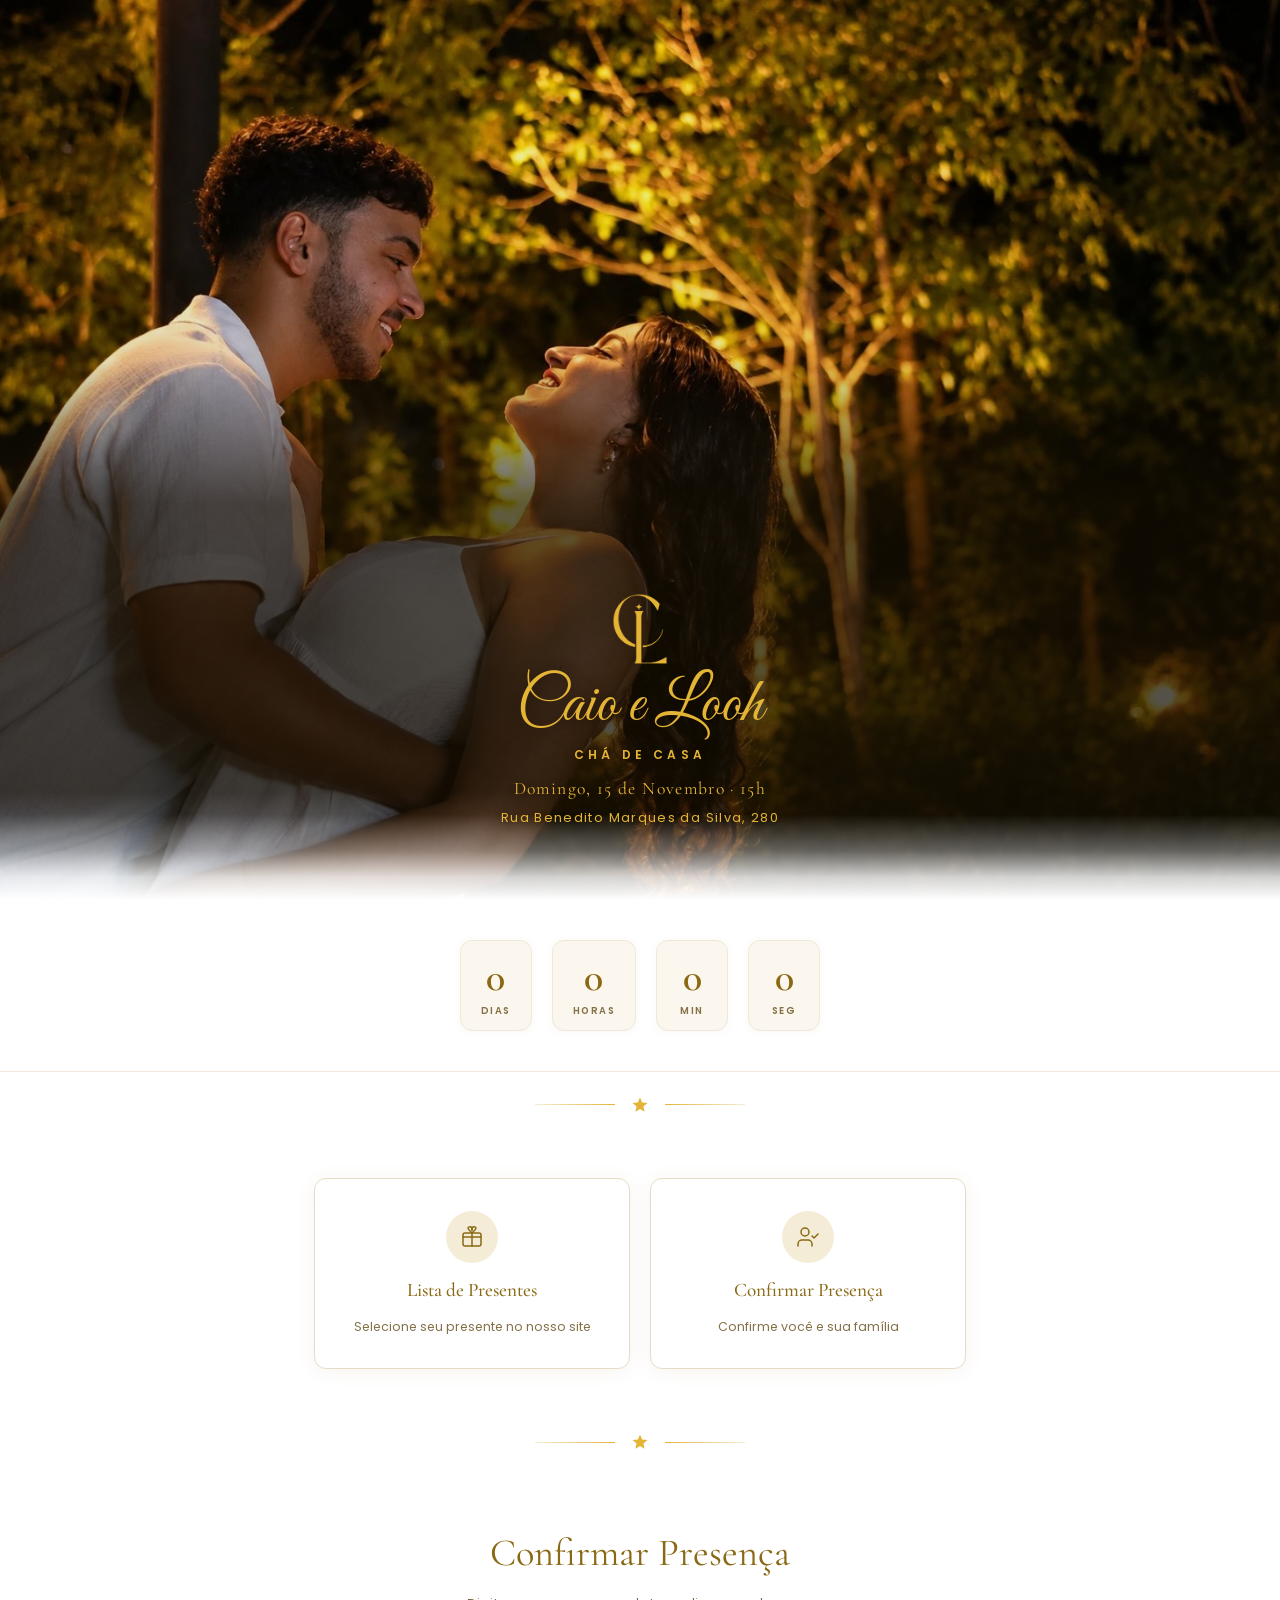
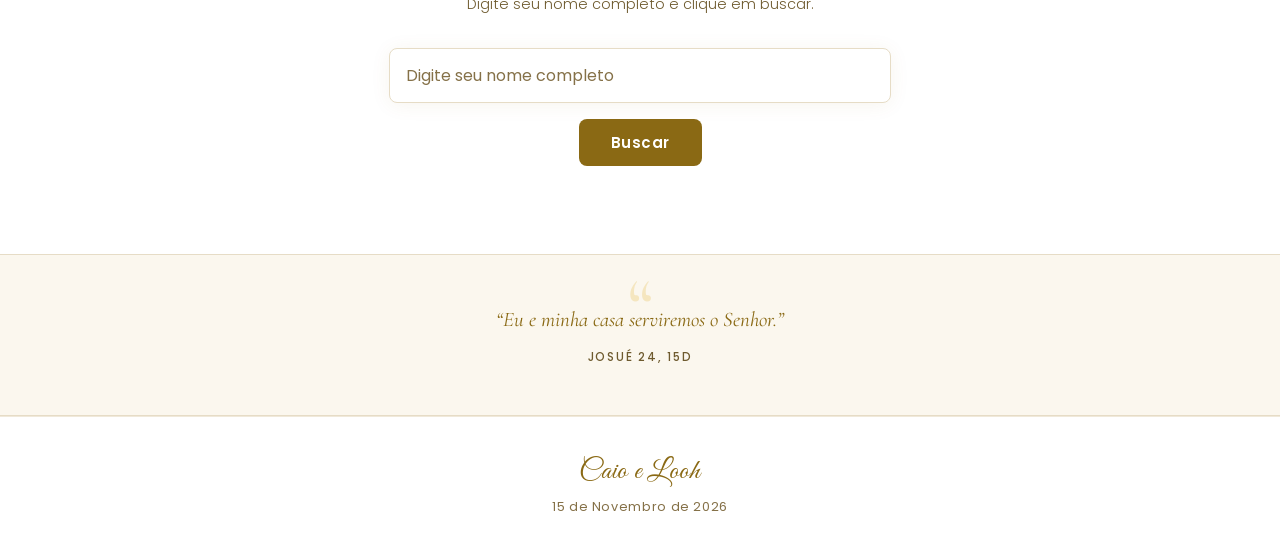
<file: index.html>
<!DOCTYPE html>
<html lang="pt-BR">
<head>
    <meta charset="UTF-8">
    <meta name="viewport" content="width=device-width, initial-scale=1.0">
    <title>Chá de Casa - Caio e Looh</title>
    <meta name="description" content="Chá de Casa Nova - Caio e Looh - 15 de Novembro de 2026">
    <script>document.documentElement.classList.add('js')</script>
    <link rel="stylesheet" href="css/style.css?v=7">
</head>
<body>

    <!-- Hero -->
    <section class="hero">
        <img src="img/casal.jpg" alt="Caio e Looh" class="hero-image">
        <div class="hero-overlay"></div>
        <div class="hero-content">
            <img src="img/logo-cl.png" alt="CL" class="monogram">
            <h1 class="couple-names">Caio e Looh</h1>
            <p class="event-type">Chá de Casa</p>
            <div class="hero-details">
                <span class="date-line">Domingo, 15 de Novembro &middot; 15h</span>
                <span class="address-line">Rua Benedito Marques da Silva, 280</span>
            </div>
        </div>
    </section>

    <!-- Countdown -->
    <section class="countdown-section reveal">
        <div class="countdown">
            <div class="countdown-item">
                <span class="countdown-number" id="cd-dias">--</span>
                <span class="countdown-label">Dias</span>
            </div>
            <div class="countdown-item">
                <span class="countdown-number" id="cd-horas">--</span>
                <span class="countdown-label">Horas</span>
            </div>
            <div class="countdown-item">
                <span class="countdown-number" id="cd-min">--</span>
                <span class="countdown-label">Min</span>
            </div>
            <div class="countdown-item">
                <span class="countdown-number" id="cd-seg">--</span>
                <span class="countdown-label">Seg</span>
            </div>
        </div>
    </section>

    <!-- Ornament -->
    <div class="ornament reveal">
        <svg viewBox="0 0 24 24" fill="currentColor"><path d="M12 2L9.19 8.63 2 9.24l5.46 4.73L5.82 21 12 17.27 18.18 21l-1.64-7.03L22 9.24l-7.19-.61z"/></svg>
    </div>

    <!-- Actions -->
    <section class="actions-section">
        <div class="actions-grid">
            <a href="https://caioelooh.meuchadepanela.com.br" target="_blank" rel="noopener" class="action-card reveal">
                <div class="action-icon">
                    <svg viewBox="0 0 24 24" fill="none" stroke="currentColor" stroke-width="1.5" stroke-linecap="round" stroke-linejoin="round">
                        <rect x="3" y="8" width="18" height="13" rx="2"></rect>
                        <path d="M12 8V21"></path>
                        <path d="M3 12h18"></path>
                        <path d="M12 8c-1.5-2-4-3.5-4-5a2 2 0 1 1 4 2"></path>
                        <path d="M12 8c1.5-2 4-3.5 4-5a2 2 0 1 0-4 2"></path>
                    </svg>
                </div>
                <span class="action-title">Lista de Presentes</span>
                <span class="action-desc">Selecione seu presente no nosso site</span>
            </a>
            <a href="#rsvp" class="action-card reveal reveal-delay-1">
                <div class="action-icon">
                    <svg viewBox="0 0 24 24" fill="none" stroke="currentColor" stroke-width="1.5" stroke-linecap="round" stroke-linejoin="round">
                        <path d="M16 21v-2a4 4 0 0 0-4-4H6a4 4 0 0 0-4 4v2"></path>
                        <circle cx="9" cy="7" r="4"></circle>
                        <polyline points="16 11 18 13 22 9"></polyline>
                    </svg>
                </div>
                <span class="action-title">Confirmar Presença</span>
                <span class="action-desc">Confirme você e sua família</span>
            </a>
        </div>
    </section>

    <!-- Ornament -->
    <div class="ornament reveal">
        <svg viewBox="0 0 24 24" fill="currentColor"><path d="M12 2L9.19 8.63 2 9.24l5.46 4.73L5.82 21 12 17.27 18.18 21l-1.64-7.03L22 9.24l-7.19-.61z"/></svg>
    </div>

    <!-- RSVP -->
    <section id="rsvp" class="rsvp-section reveal">
        <h2 class="section-title">Confirmar Presença</h2>
        <p class="section-subtitle">Digite seu nome completo e clique em buscar.</p>

        <div class="rsvp-container">
            <input type="text" id="rsvp-nome" class="rsvp-input" placeholder="Digite seu nome completo">
            <button id="rsvp-buscar-btn" class="rsvp-btn rsvp-btn-primary">Buscar</button>
            <div id="rsvp-resultados" class="rsvp-resultados"></div>
        </div>
    </section>

    <!-- Quote -->
    <section class="quote-section reveal">
        <p class="quote-text">
            &ldquo;Eu e minha casa serviremos o Senhor.&rdquo;
        </p>
        <p class="quote-ref">Josué 24, 15d</p>
    </section>

    <!-- Footer -->
    <footer class="footer">
        <span class="footer-couple">Caio e Looh</span>
        <span>15 de Novembro de 2026</span>
    </footer>

    <script>window.CHA_TIPO = 1; window.CHA_DATA = '2026-11-15T15:00:00-03:00';</script>
    <script src="js/app.js?v=4"></script>
</body>
</html>
</file>
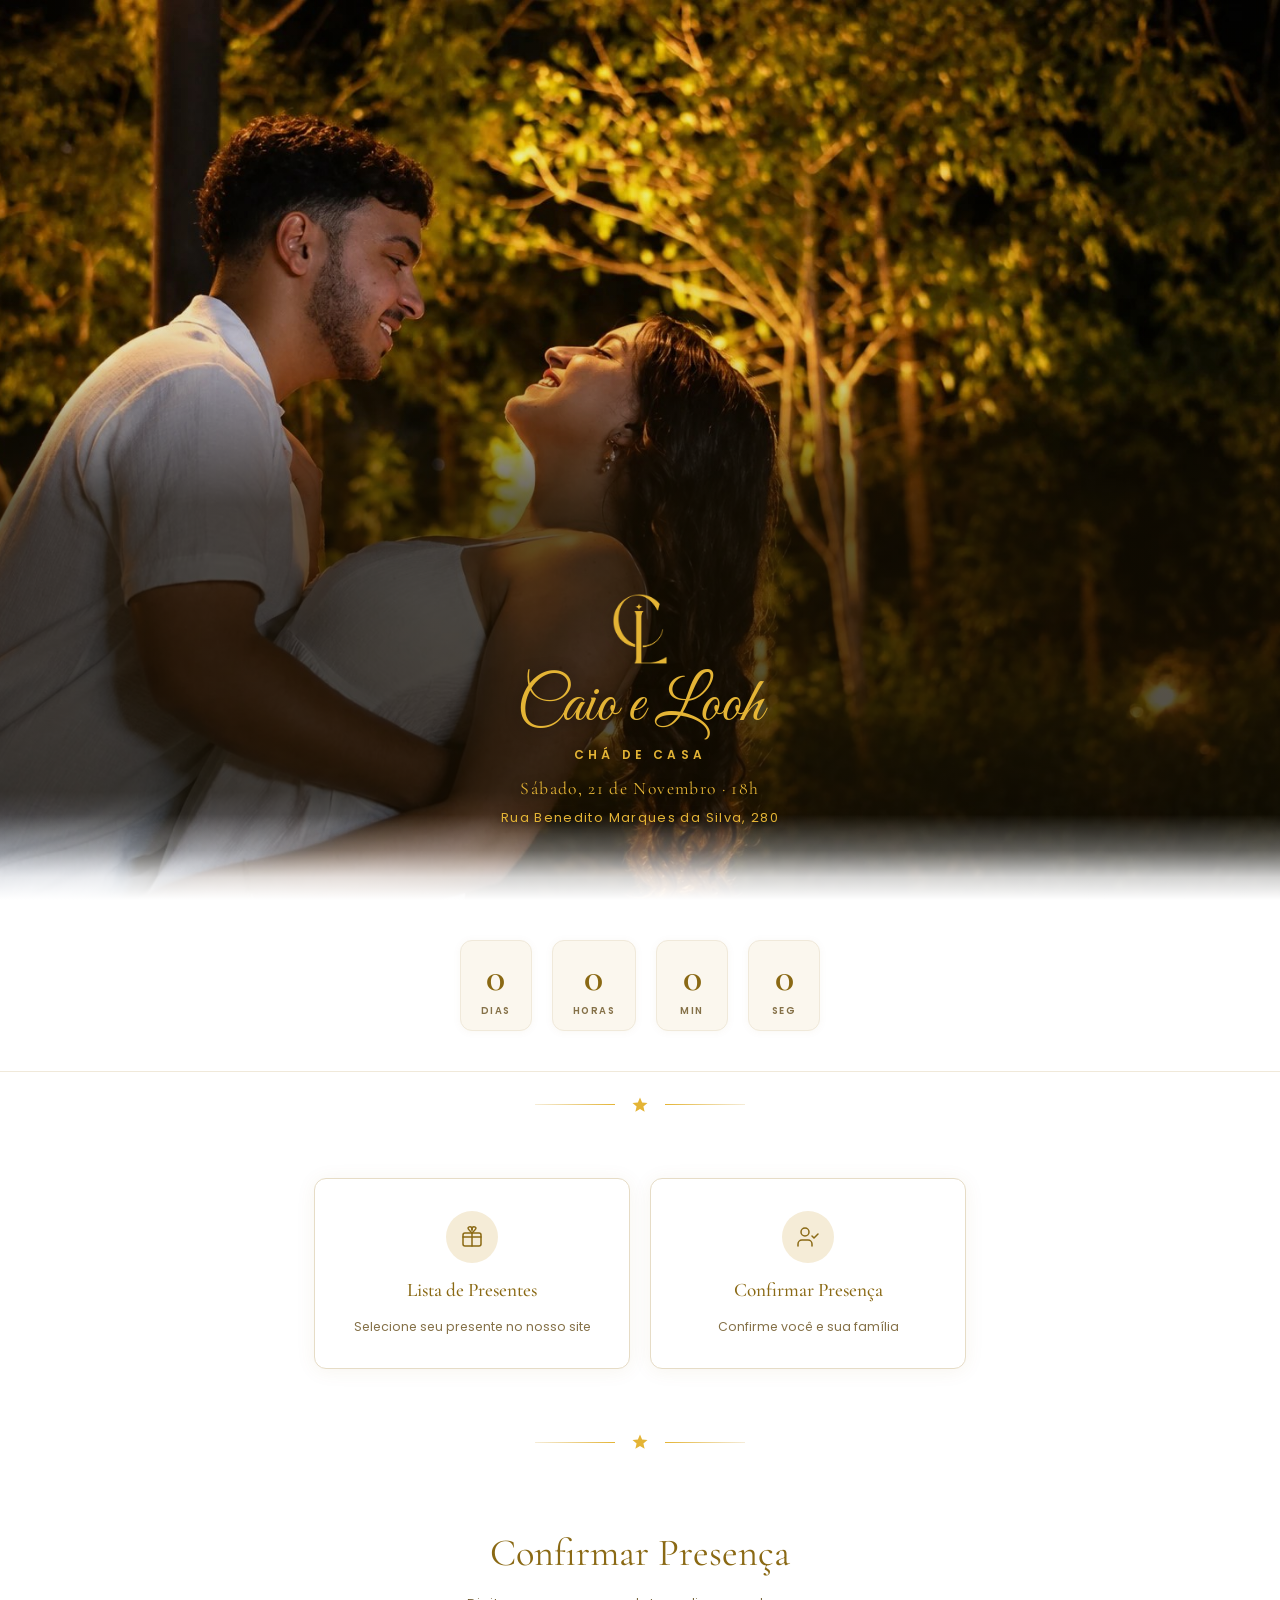
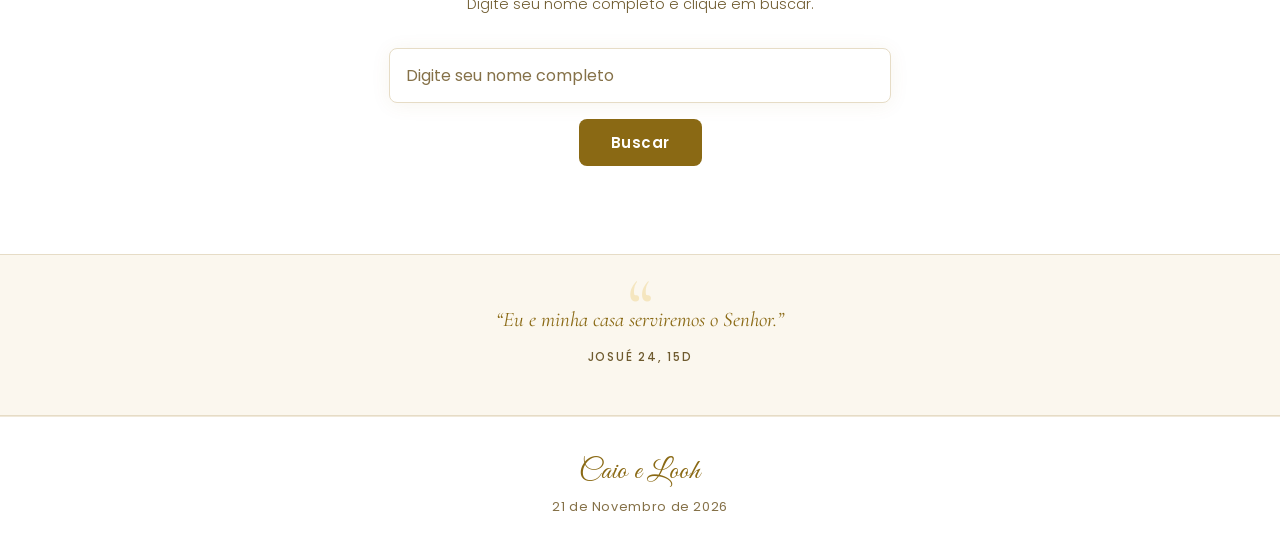
<file: amigos.html>
<!DOCTYPE html>
<html lang="pt-BR">
<head>
    <meta charset="UTF-8">
    <meta name="viewport" content="width=device-width, initial-scale=1.0">
    <title>Chá de Casa - Caio e Looh</title>
    <meta name="description" content="Chá de Casa Nova - Caio e Looh - 21 de Novembro de 2026">
    <script>document.documentElement.classList.add('js')</script>
    <link rel="stylesheet" href="css/style.css?v=7">
</head>
<body>

    <!-- Hero -->
    <section class="hero">
        <img src="img/casal.jpg" alt="Caio e Looh" class="hero-image">
        <div class="hero-overlay"></div>
        <div class="hero-content">
            <img src="img/logo-cl.png" alt="CL" class="monogram">
            <h1 class="couple-names">Caio e Looh</h1>
            <p class="event-type">Chá de Casa</p>
            <div class="hero-details">
                <span class="date-line">Sábado, 21 de Novembro &middot; 18h</span>
                <span class="address-line">Rua Benedito Marques da Silva, 280</span>
            </div>
        </div>
    </section>

    <!-- Countdown -->
    <section class="countdown-section reveal">
        <div class="countdown">
            <div class="countdown-item">
                <span class="countdown-number" id="cd-dias">--</span>
                <span class="countdown-label">Dias</span>
            </div>
            <div class="countdown-item">
                <span class="countdown-number" id="cd-horas">--</span>
                <span class="countdown-label">Horas</span>
            </div>
            <div class="countdown-item">
                <span class="countdown-number" id="cd-min">--</span>
                <span class="countdown-label">Min</span>
            </div>
            <div class="countdown-item">
                <span class="countdown-number" id="cd-seg">--</span>
                <span class="countdown-label">Seg</span>
            </div>
        </div>
    </section>

    <!-- Ornament -->
    <div class="ornament reveal">
        <svg viewBox="0 0 24 24" fill="currentColor"><path d="M12 2L9.19 8.63 2 9.24l5.46 4.73L5.82 21 12 17.27 18.18 21l-1.64-7.03L22 9.24l-7.19-.61z"/></svg>
    </div>

    <!-- Actions -->
    <section class="actions-section">
        <div class="actions-grid">
            <a href="https://caioelooh.meuchadepanela.com.br" target="_blank" rel="noopener" class="action-card reveal">
                <div class="action-icon">
                    <svg viewBox="0 0 24 24" fill="none" stroke="currentColor" stroke-width="1.5" stroke-linecap="round" stroke-linejoin="round">
                        <rect x="3" y="8" width="18" height="13" rx="2"></rect>
                        <path d="M12 8V21"></path>
                        <path d="M3 12h18"></path>
                        <path d="M12 8c-1.5-2-4-3.5-4-5a2 2 0 1 1 4 2"></path>
                        <path d="M12 8c1.5-2 4-3.5 4-5a2 2 0 1 0-4 2"></path>
                    </svg>
                </div>
                <span class="action-title">Lista de Presentes</span>
                <span class="action-desc">Selecione seu presente no nosso site</span>
            </a>
            <a href="#rsvp" class="action-card reveal reveal-delay-1">
                <div class="action-icon">
                    <svg viewBox="0 0 24 24" fill="none" stroke="currentColor" stroke-width="1.5" stroke-linecap="round" stroke-linejoin="round">
                        <path d="M16 21v-2a4 4 0 0 0-4-4H6a4 4 0 0 0-4 4v2"></path>
                        <circle cx="9" cy="7" r="4"></circle>
                        <polyline points="16 11 18 13 22 9"></polyline>
                    </svg>
                </div>
                <span class="action-title">Confirmar Presença</span>
                <span class="action-desc">Confirme você e sua família</span>
            </a>
        </div>
    </section>

    <!-- Ornament -->
    <div class="ornament reveal">
        <svg viewBox="0 0 24 24" fill="currentColor"><path d="M12 2L9.19 8.63 2 9.24l5.46 4.73L5.82 21 12 17.27 18.18 21l-1.64-7.03L22 9.24l-7.19-.61z"/></svg>
    </div>

    <!-- RSVP -->
    <section id="rsvp" class="rsvp-section reveal">
        <h2 class="section-title">Confirmar Presença</h2>
        <p class="section-subtitle">Digite seu nome completo e clique em buscar.</p>

        <div class="rsvp-container">
            <input type="text" id="rsvp-nome" class="rsvp-input" placeholder="Digite seu nome completo">
            <button id="rsvp-buscar-btn" class="rsvp-btn rsvp-btn-primary">Buscar</button>
            <div id="rsvp-resultados" class="rsvp-resultados"></div>
        </div>
    </section>

    <!-- Quote -->
    <section class="quote-section reveal">
        <p class="quote-text">
            &ldquo;Eu e minha casa serviremos o Senhor.&rdquo;
        </p>
        <p class="quote-ref">Josué 24, 15d</p>
    </section>

    <!-- Footer -->
    <footer class="footer">
        <span class="footer-couple">Caio e Looh</span>
        <span>21 de Novembro de 2026</span>
    </footer>

    <script>window.CHA_TIPO = 2; window.CHA_DATA = '2026-11-21T18:00:00-03:00';</script>
    <script src="js/app.js?v=4"></script>
</body>
</html>
</file>
<file: css/style.css>
@import url('https://fonts.googleapis.com/css2?family=Cormorant+Garamond:ital,wght@0,300;0,400;0,500;0,600;1,300;1,400&family=Great+Vibes&family=Poppins:wght@300;400;500;600;700&display=swap');

*, *::before, *::after {
    margin: 0;
    padding: 0;
    box-sizing: border-box;
}

:root {
    /* Tema branco e dourado.
       --gold (tom da logo) só sobre a foto escura e em detalhes (estrelas, linhas, ícones):
       sobre branco ele tem contraste 1,9:1 e não serve para texto.
       --gold-text (5,1:1 sobre branco) é o dourado de todo texto e botão sobre fundo claro. */
    --gold: #E4B435;
    --gold-text: #8A6914;
    --gold-line: #A8862E;
    --gold-wash: #F8F1DF;
    --gold-soft: #F5ECD7;
    --bg: #FFFFFF;
    --bg-card: #FFFFFF;
    --bg-cream: #FBF7EE;
    --text: #8A6914;
    --text-light: #6E5A2E;
    --text-muted: #857148;
    --border: #E6DCC6;
    --border-light: #F0E9DA;
    --success: #4A7C59;
    --success-light: #E8F5E9;
    --shadow: 0 2px 20px rgba(138, 105, 20, 0.07);
    --shadow-hover: 0 8px 35px rgba(138, 105, 20, 0.16);
    --radius: 12px;
    --font-serif: 'Cormorant Garamond', Georgia, serif;
    --font-script: 'Great Vibes', cursive;
    --font-sans: 'Poppins', -apple-system, BlinkMacSystemFont, sans-serif;
}

html { scroll-behavior: smooth; }

body {
    font-family: var(--font-sans);
    background: var(--bg);
    color: var(--text);
    line-height: 1.6;
    min-height: 100vh;
    -webkit-font-smoothing: antialiased;
}

/* ═══════════════ HERO ═══════════════ */
.hero {
    position: relative;
    min-height: 100vh;
    display: flex;
    align-items: flex-end;
    justify-content: center;
    overflow: hidden;
}

.hero-image {
    position: absolute;
    inset: 0;
    width: 100%;
    height: 100%;
    object-fit: cover;
    object-position: 33% 30%;
}

.hero-overlay {
    position: absolute;
    inset: 0;
    background:
        linear-gradient(to bottom, rgba(255, 255, 255, 0) 90.5%, rgba(255, 255, 255, 0.35) 94.5%, rgba(255, 255, 255, 0.82) 97.5%, #FFFFFF 100%),
        linear-gradient(to bottom, rgba(20, 14, 2, 0.05) 0%, rgba(20, 14, 2, 0.1) 40%, rgba(20, 14, 2, 0.68) 56%, rgba(20, 14, 2, 0.74) 88%, rgba(20, 14, 2, 0.4) 95%, rgba(20, 14, 2, 0) 100%);
}

.hero-content {
    position: relative;
    z-index: 2;
    text-align: center;
    padding: 2rem 1.5rem 8vh;
    width: 100%;
}

.monogram {
    display: block;
    height: clamp(46px, 8vh, 76px);
    width: auto;
    margin: 0 auto 0.4rem;
    filter: drop-shadow(0 2px 10px rgba(20, 14, 2, 0.5));
    opacity: 0;
    animation: fadeDown 1s ease 0.2s forwards;
}

.couple-names {
    font-family: var(--font-script);
    font-size: clamp(2.3rem, min(10vw, 7vh), 4.5rem);
    font-weight: 400;
    color: var(--gold);
    text-shadow: 0 2px 14px rgba(20, 14, 2, 0.55);
    line-height: 1.1;
    margin-bottom: 0.3rem;
    opacity: 0;
    animation: fadeDown 1s ease 0.4s forwards;
}

.event-type {
    font-family: var(--font-sans);
    font-size: 0.75rem;
    font-weight: 600;
    letter-spacing: 0.35em;
    text-transform: uppercase;
    color: var(--gold);
    margin-bottom: 0.7rem;
    text-shadow: 0 1px 10px rgba(20, 14, 2, 0.7);
    opacity: 0;
    animation: fadeDown 1s ease 0.5s forwards;
}

.hero-details {
    display: flex;
    flex-direction: column;
    align-items: center;
    gap: 0.25rem;
    color: var(--gold);
    text-shadow: 0 1px 10px rgba(20, 14, 2, 0.7);
    font-size: 0.85rem;
    font-weight: 300;
    letter-spacing: 0.1em;
    opacity: 0;
    animation: fadeDown 1s ease 0.7s forwards;
}

.hero-details .date-line {
    font-family: var(--font-serif);
    font-size: 1.1rem;
    font-weight: 400;
}

.hero-details .address-line {
    font-size: 0.8rem;
    font-weight: 400;
}

/* ═══════════════ ORNAMENTAL DIVIDER ═══════════════ */
.ornament {
    display: flex;
    align-items: center;
    justify-content: center;
    padding: 1.5rem 0;
    gap: 1rem;
}

.ornament::before,
.ornament::after {
    content: '';
    flex: 1;
    max-width: 80px;
    height: 1px;
    background: linear-gradient(to var(--dir, right), var(--gold-soft), var(--gold));
}

.ornament::after { --dir: left; }

.ornament svg {
    width: 18px;
    height: 18px;
    color: var(--gold);
    flex-shrink: 0;
}

/* ═══════════════ COUNTDOWN ═══════════════ */
.countdown-section {
    background: var(--bg-card);
    padding: 2.5rem 1.5rem;
    border-bottom: 1px solid var(--border-light);
}

.countdown {
    display: flex;
    justify-content: center;
    gap: 1.25rem;
    max-width: 420px;
    margin: 0 auto;
}

.countdown-item {
    display: flex;
    flex-direction: column;
    align-items: center;
    background: var(--bg-cream);
    border: 1px solid var(--border-light);
    border-radius: var(--radius);
    padding: 1rem 1.25rem 0.75rem;
    min-width: 72px;
    box-shadow: 0 1px 8px rgba(138, 105, 20, 0.05);
}

.countdown-number {
    font-family: var(--font-serif);
    font-size: 2.5rem;
    font-weight: 600;
    color: var(--gold-text);
    line-height: 1;
}

.countdown-label {
    font-size: 0.6rem;
    font-weight: 600;
    letter-spacing: 0.15em;
    text-transform: uppercase;
    color: var(--text-muted);
    margin-top: 0.35rem;
}

/* ═══════════════ ACTIONS ═══════════════ */
.actions-section {
    padding: 2.5rem 1.5rem;
    max-width: 700px;
    margin: 0 auto;
}

.actions-grid {
    display: grid;
    grid-template-columns: 1fr 1fr;
    gap: 1.25rem;
}

.action-card {
    background: var(--bg-card);
    border: 1px solid var(--border);
    border-radius: var(--radius);
    padding: 2rem 1.5rem;
    text-align: center;
    text-decoration: none;
    color: var(--text);
    transition: transform 0.3s ease, box-shadow 0.3s ease, border-color 0.3s ease;
    cursor: pointer;
    display: flex;
    flex-direction: column;
    align-items: center;
    gap: 0.75rem;
    box-shadow: var(--shadow);
}

.action-card:hover {
    transform: translateY(-4px) scale(1.01);
    box-shadow: var(--shadow-hover);
    border-color: var(--gold);
}

.action-icon {
    width: 52px;
    height: 52px;
    border-radius: 50%;
    background: var(--gold-soft);
    display: flex;
    align-items: center;
    justify-content: center;
    transition: background 0.3s ease, transform 0.3s ease;
}

.action-card:hover .action-icon {
    background: var(--gold-text);
    transform: scale(1.08);
}

.action-icon svg {
    width: 24px;
    height: 24px;
    color: var(--gold-text);
    transition: color 0.3s ease;
}

.action-card:hover .action-icon svg {
    color: #fff;
}

.action-title {
    font-family: var(--font-serif);
    font-size: 1.2rem;
    font-weight: 500;
    color: var(--gold-text);
}

.action-desc {
    font-size: 0.78rem;
    color: var(--text-muted);
    line-height: 1.5;
}

/* ═══════════════ RSVP ═══════════════ */
.rsvp-section {
    max-width: 550px;
    margin: 0 auto;
    padding: 3rem 1.5rem 4rem;
}

.section-title {
    font-family: var(--font-serif);
    font-size: clamp(1.8rem, 5vw, 2.4rem);
    font-weight: 400;
    text-align: center;
    color: var(--gold-text);
    margin-bottom: 0.5rem;
}

.section-subtitle {
    text-align: center;
    color: var(--text-light);
    font-size: 0.9rem;
    font-weight: 300;
    margin-bottom: 2rem;
}

.rsvp-container {
    text-align: center;
}

.rsvp-input {
    width: 100%;
    box-sizing: border-box;
    padding: 14px 16px;
    font-size: 16px;
    font-family: var(--font-sans);
    border-radius: 8px;
    border: 1px solid var(--border);
    background: var(--bg-card);
    color: var(--text);
    outline: none;
    transition: border-color 0.3s, box-shadow 0.3s;
    box-shadow: var(--shadow);
}

.rsvp-input::placeholder { color: var(--text-muted); }

.rsvp-input:focus {
    border-color: var(--gold-line);
    box-shadow: var(--shadow), 0 0 0 3px var(--gold-wash);
}

.rsvp-btn {
    font-family: var(--font-sans);
    font-weight: 600;
    font-size: 15px;
    letter-spacing: 0.5px;
    border: none;
    border-radius: 8px;
    cursor: pointer;
    transition: transform 0.2s, box-shadow 0.2s;
}

.rsvp-btn-primary {
    margin: 16px auto 0;
    display: inline-block;
    padding: 12px 32px;
    background: var(--gold-text);
    color: #fff;
}

.rsvp-btn-primary:hover {
    transform: scale(1.03);
    box-shadow: 0 6px 18px rgba(138, 105, 20, 0.3);
}

.rsvp-btn-primary:disabled {
    background: #D8C9A3;
    color: #FFFFFF;
    cursor: not-allowed;
    transform: none !important;
    box-shadow: none !important;
}

.rsvp-resultados {
    margin-top: 24px;
    text-align: left;
}

/* o botão de confirmar fica dentro da lista (alinhada à esquerda): centralizado como o Buscar */
.rsvp-resultados .rsvp-btn-primary {
    display: block;
    width: fit-content;
}

.rsvp-msg {
    color: var(--text-light);
    font-size: 0.9rem;
    margin-bottom: 12px;
    text-align: center;
}

.rsvp-select-btn {
    display: block;
    width: 100%;
    text-align: left;
    margin-bottom: 10px;
    padding: 14px 16px;
    background: var(--bg-card);
    color: var(--text);
    border: 1px solid var(--border);
    border-radius: 8px;
    font-family: var(--font-sans);
    font-size: 15px;
    cursor: pointer;
    transition: transform 0.2s, box-shadow 0.2s, border-color 0.2s;
}

.rsvp-select-btn:hover {
    transform: scale(1.01);
    box-shadow: var(--shadow-hover);
    border-color: var(--gold-line);
}

.rsvp-checkbox-label {
    display: flex;
    align-items: center;
    margin-bottom: 10px;
    padding: 12px 16px;
    background: var(--bg-card);
    border-radius: 8px;
    color: var(--text);
    font-family: var(--font-sans);
    font-size: 15px;
    cursor: pointer;
    transition: background 0.2s, border 0.2s;
    border: 1px solid var(--border);
}

.rsvp-checkbox-label.selecionado {
    background: var(--gold-wash);
    border-color: var(--gold-line);
}

.rsvp-checkbox {
    appearance: none;
    -webkit-appearance: none;
    width: 22px;
    height: 22px;
    min-width: 22px;
    border: 2px solid var(--gold-line);
    border-radius: 5px;
    margin-right: 12px;
    cursor: pointer;
    position: relative;
    background: transparent;
    transition: background 0.2s;
}

.rsvp-checkbox:checked {
    background: var(--gold-text);
    border-color: var(--gold-text);
}

.rsvp-checkbox:checked::after {
    content: "\2713";
    position: absolute;
    top: -1px;
    left: 4px;
    color: #fff;
    font-size: 14px;
    font-weight: bold;
}

.rsvp-ja {
    font-size: 0.75rem;
    color: var(--success);
    font-weight: 500;
}

.rsvp-phone-label {
    display: block;
    margin-top: 18px;
    margin-bottom: 8px;
    font-size: 0.85rem;
    font-weight: 500;
    color: var(--text);
}

.rsvp-sucesso {
    text-align: center;
    padding: 2rem 0;
    animation: sucessoEntra 0.5s ease;
}

.rsvp-sucesso-icone {
    width: 64px;
    height: 64px;
    border-radius: 50%;
    background: var(--gold-wash);
    display: flex;
    align-items: center;
    justify-content: center;
    margin: 0 auto 1rem;
}

.rsvp-sucesso-icone svg {
    width: 30px;
    height: 30px;
    color: var(--gold-text);
}

.rsvp-sucesso-texto {
    font-family: var(--font-serif);
    font-size: 1.5rem;
    font-weight: 500;
    color: var(--gold-text);
}

.rsvp-sucesso-sub {
    color: var(--text-light);
    font-style: italic;
    font-size: 0.9rem;
    margin-top: 0.5rem;
}

/* ═══════════════ QUOTE ═══════════════ */
.quote-section {
    text-align: center;
    padding: 3rem 1.5rem;
    background: var(--bg-cream);
    border-top: 1px solid var(--border);
    border-bottom: 1px solid var(--border);
    position: relative;
}

.quote-section::before {
    content: '\201C';
    position: absolute;
    top: 0.75rem;
    left: 50%;
    transform: translateX(-50%);
    font-family: var(--font-serif);
    font-size: 5rem;
    color: rgba(228, 180, 53, 0.25);
    line-height: 1;
    pointer-events: none;
}

.quote-text {
    font-family: var(--font-serif);
    font-size: 1.3rem;
    font-weight: 400;
    font-style: italic;
    color: var(--gold-text);
    max-width: 400px;
    margin: 0 auto;
    line-height: 1.6;
    position: relative;
}

.quote-ref {
    font-family: var(--font-sans);
    font-size: 0.72rem;
    font-weight: 500;
    letter-spacing: 0.15em;
    text-transform: uppercase;
    color: var(--text-light);
    margin-top: 0.75rem;
    position: relative;
}

/* ═══════════════ FOOTER ═══════════════ */
.footer {
    text-align: center;
    padding: 2rem 1.5rem 2.5rem;
    background: var(--bg-card);
    border-top: 1px solid var(--border-light);
    color: var(--text-muted);
    font-size: 0.8rem;
    letter-spacing: 0.05em;
    display: flex;
    flex-direction: column;
    gap: 0.15rem;
}

.footer-couple {
    font-family: var(--font-script);
    font-size: 1.8rem;
    color: var(--gold-text);
}

/* ═══════════════ SCROLL REVEAL ═══════════════ */
.js .reveal {
    opacity: 0;
    transform: translateY(30px);
    transition: opacity 0.8s ease, transform 0.8s ease;
}

.js .reveal.visible {
    opacity: 1;
    transform: translateY(0);
}

.js .reveal-delay-1 { transition-delay: 0.1s; }
.js .reveal-delay-2 { transition-delay: 0.2s; }

/* ═══════════════ ANIMATIONS ═══════════════ */
@keyframes fadeDown {
    from { opacity: 0; transform: translateY(-15px); }
    to   { opacity: 1; transform: translateY(0); }
}

@keyframes sucessoEntra {
    0%   { transform: scale(0.85); opacity: 0; }
    100% { transform: scale(1); opacity: 1; }
}

/* ═══════════════ RESPONSIVE ═══════════════ */
@media (max-width: 520px) {
    .actions-grid { grid-template-columns: 1fr; }
    .countdown { gap: 0.75rem; }
    .countdown-item { min-width: 64px; padding: 0.75rem 1rem 0.6rem; }
    .countdown-number { font-size: 2rem; }
    .rsvp-section { padding: 2.5rem 1rem 3rem; }
    .action-card { padding: 1.5rem 1.25rem; }
}
</file>
